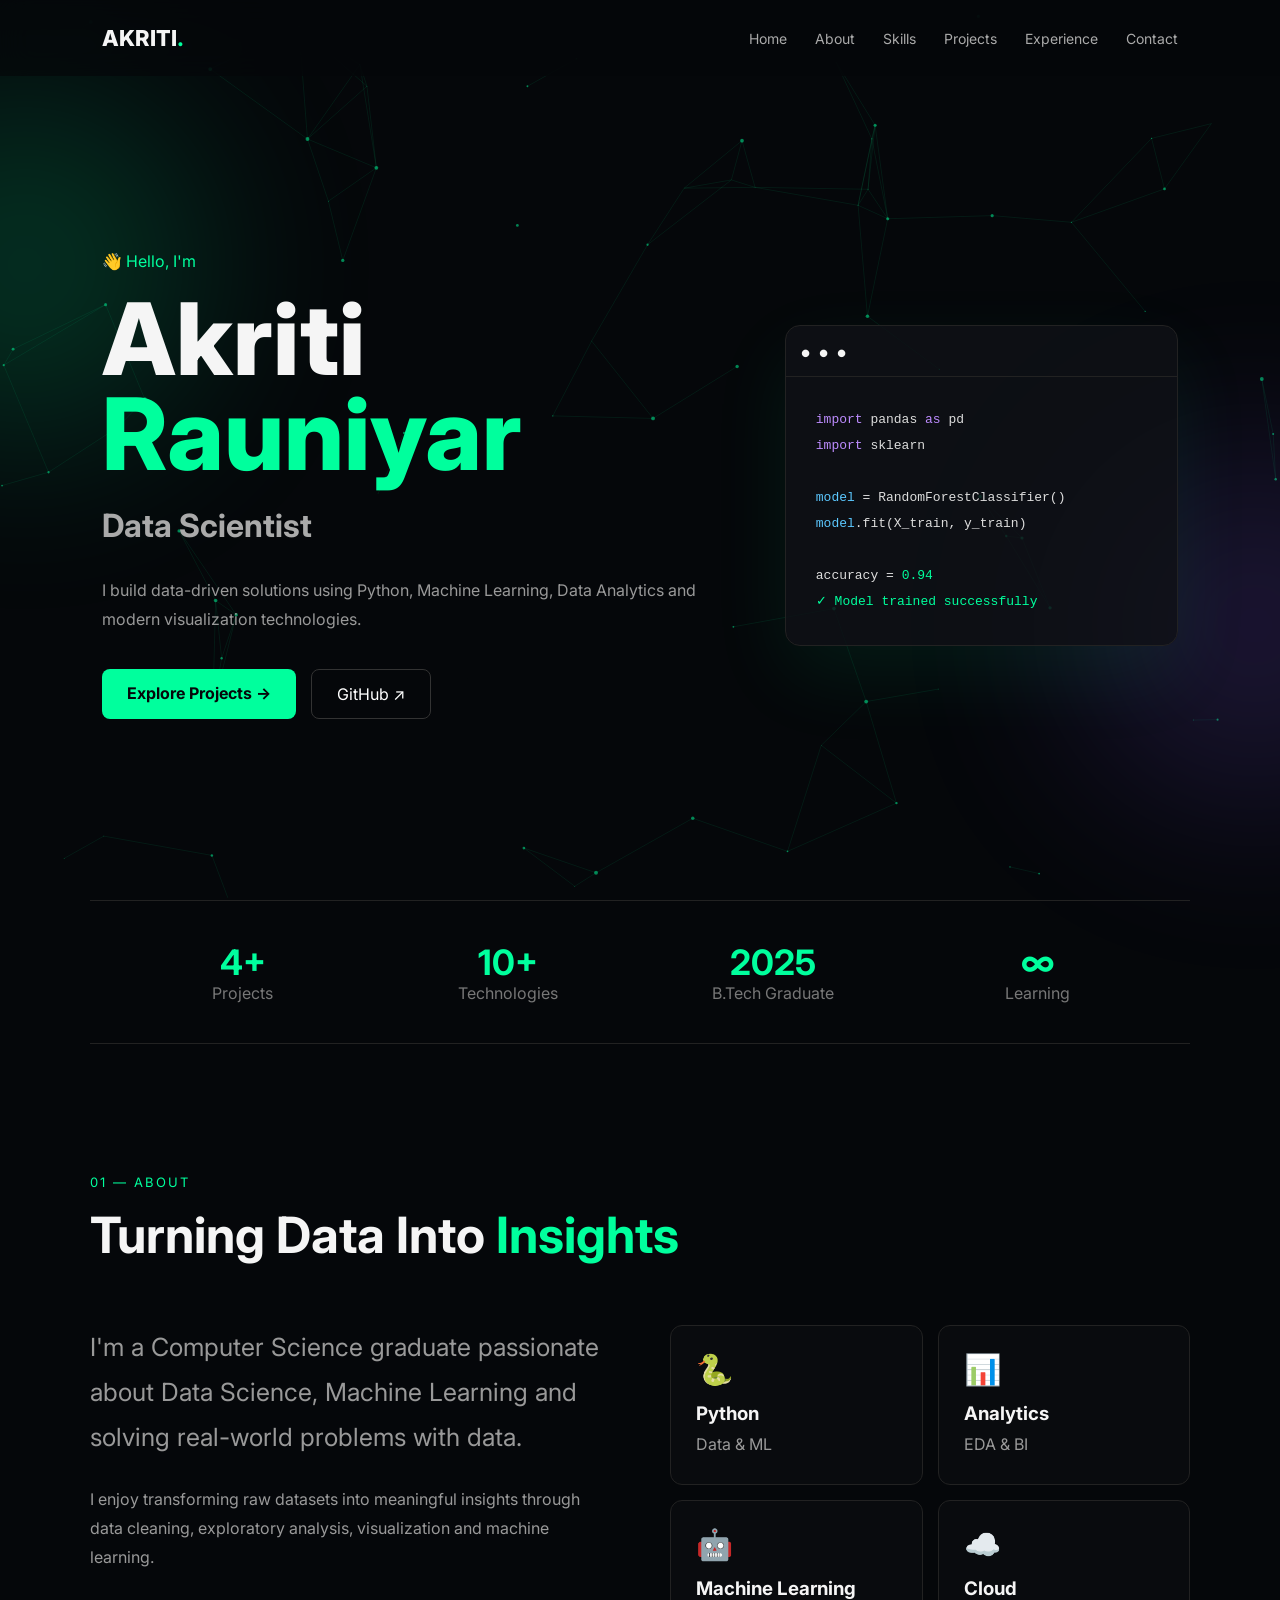
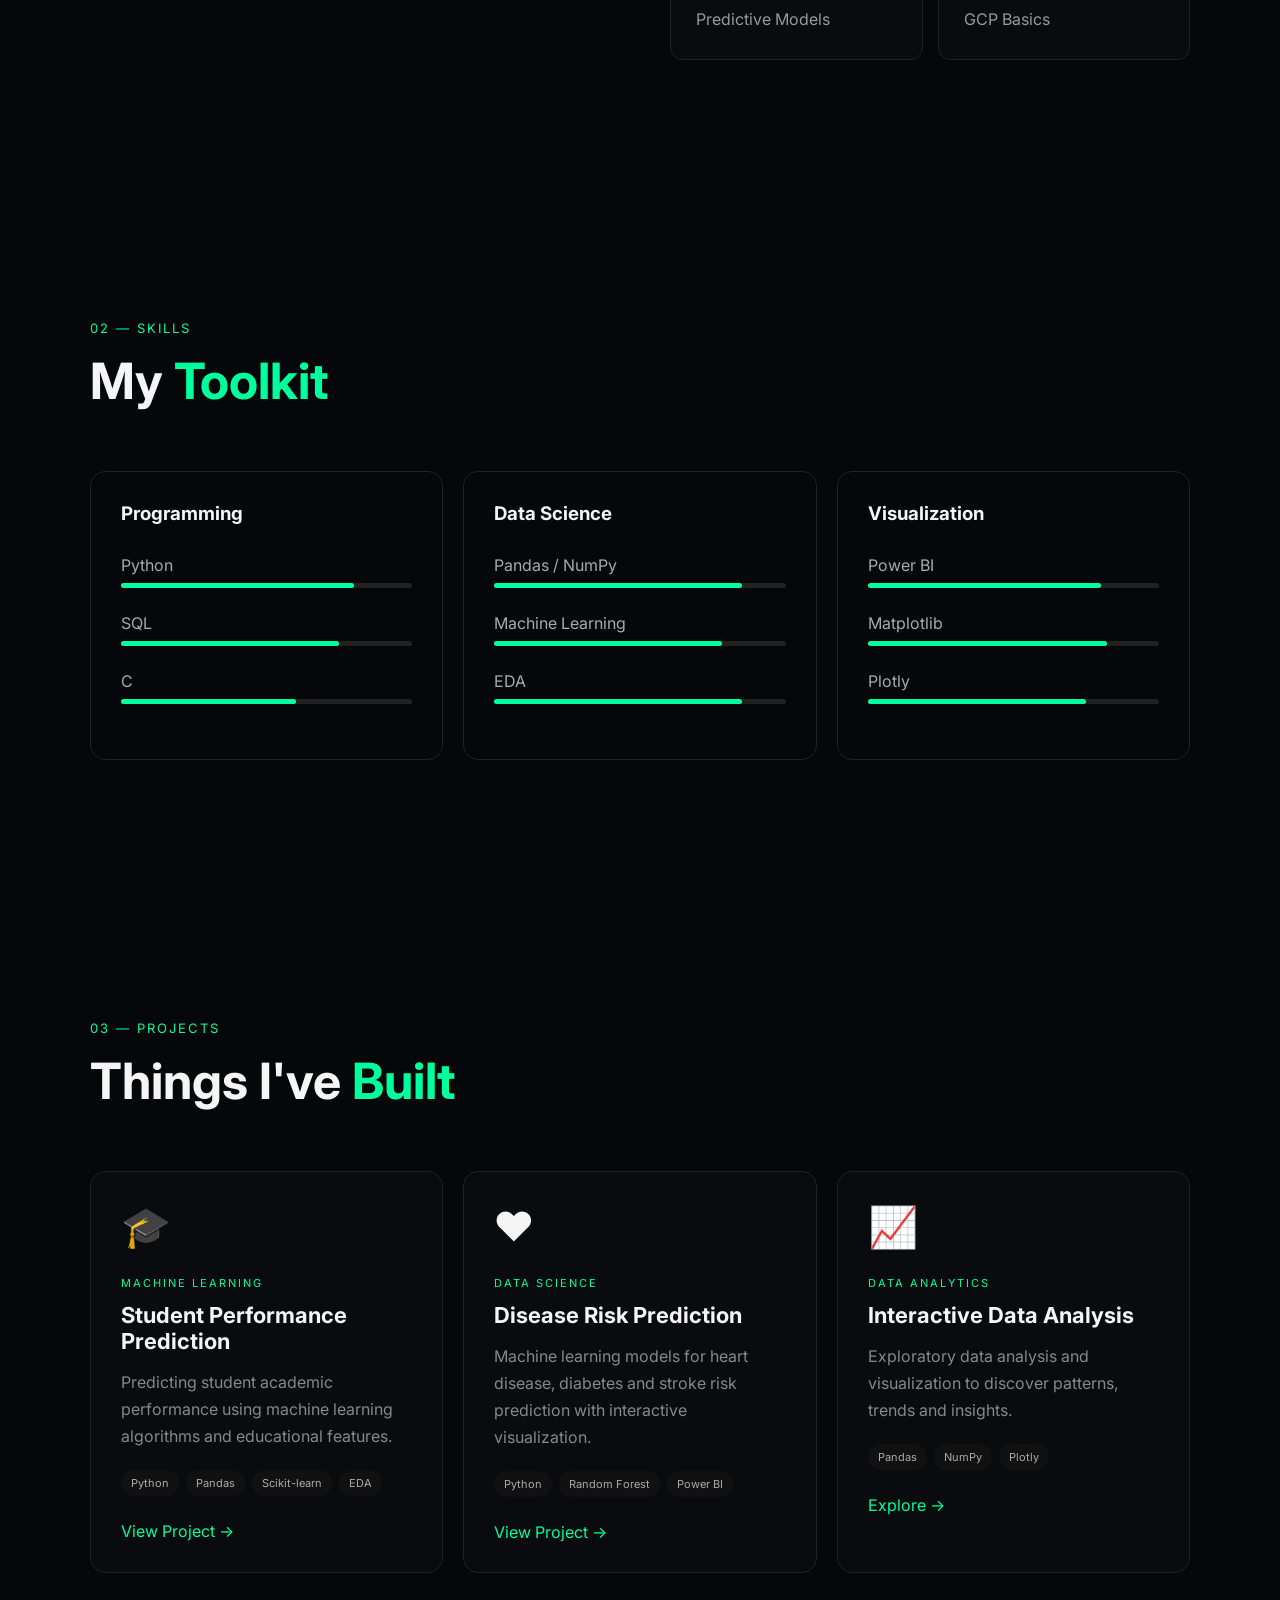
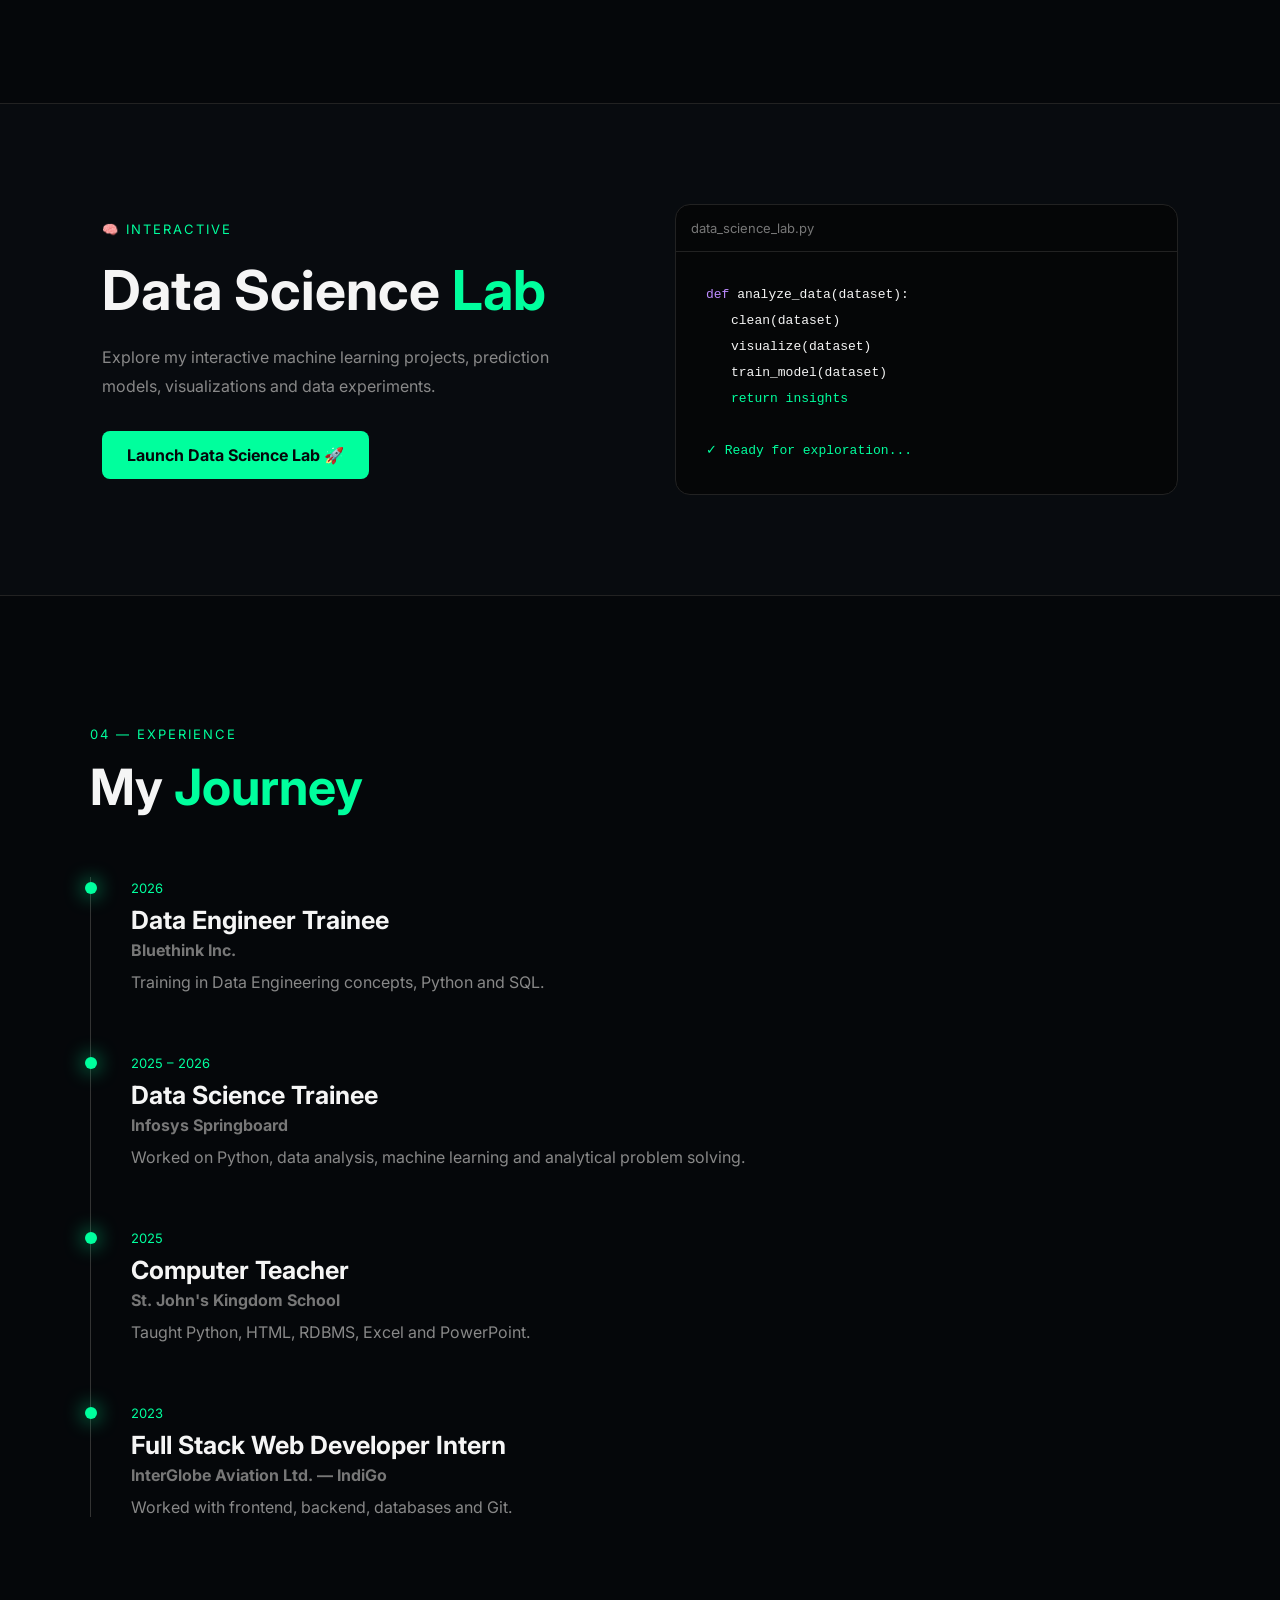
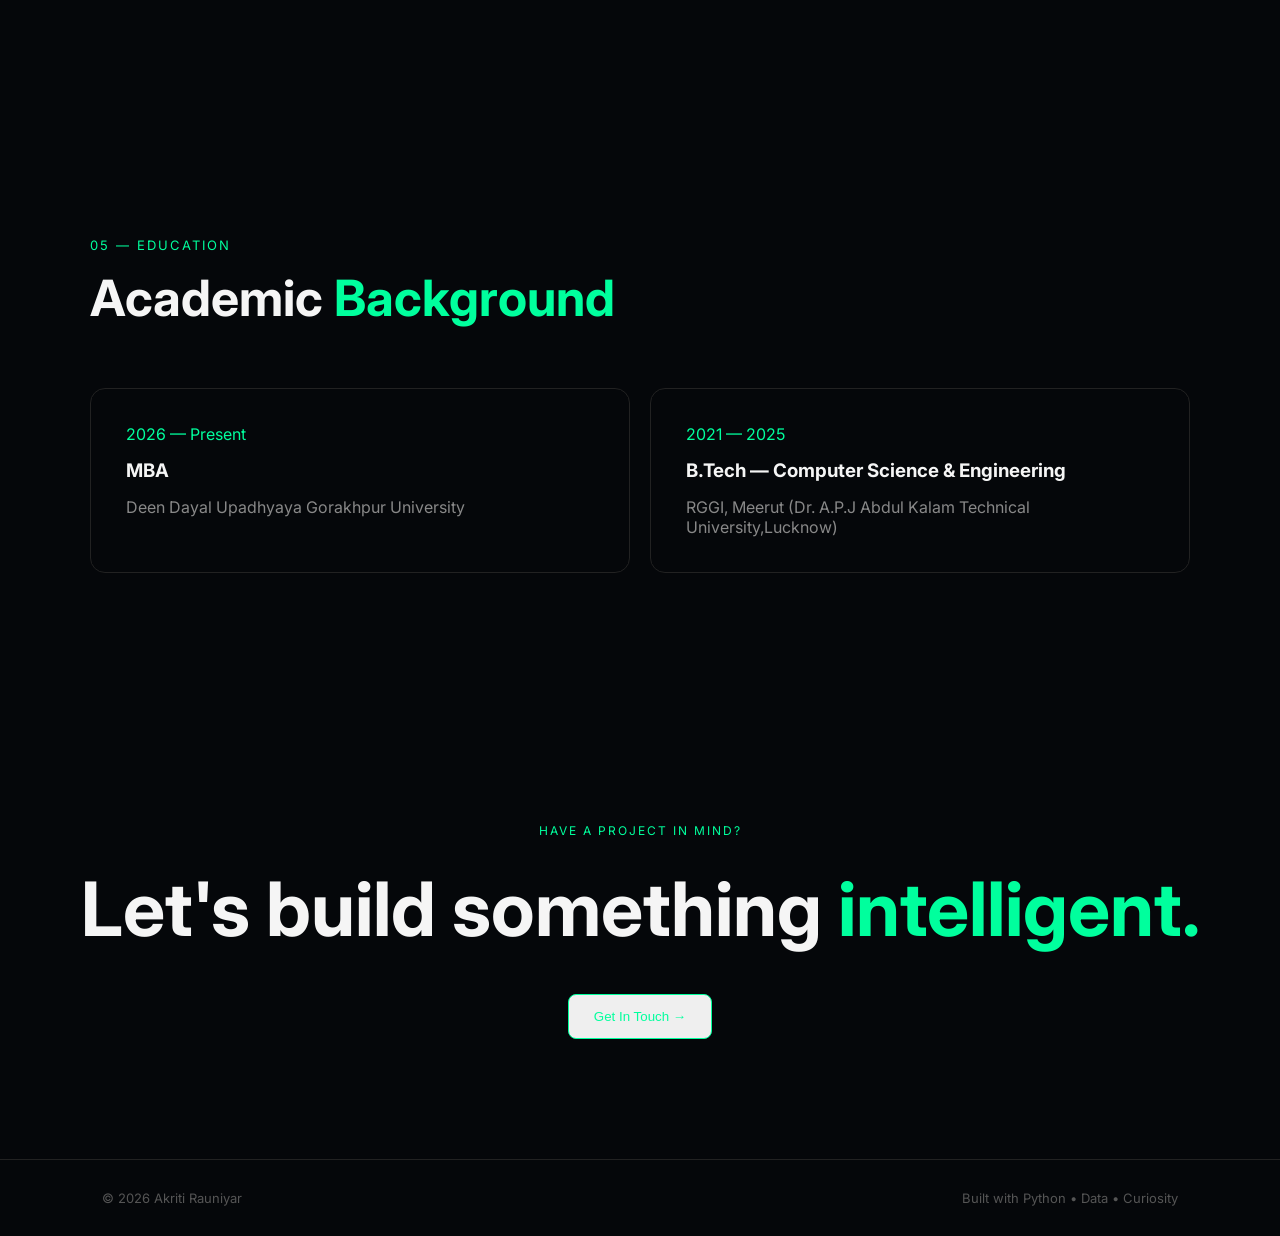
<file: akriti-portfolio/frontend/index.html>
<!DOCTYPE html>
<html lang="en">

<head>
    <meta charset="UTF-8">
    <meta name="viewport" content="width=device-width, initial-scale=1.0">

    <title>Akriti Rauniyar | Data Scientist</title>

    <link rel="stylesheet" href="style.css">

    <link rel="preconnect" href="https://fonts.googleapis.com">
    <link rel="preconnect" href="https://fonts.gstatic.com" crossorigin>

    <link href="https://fonts.googleapis.com/css2?family=Inter:wght@300;400;500;600;700;800&display=swap"
          rel="stylesheet">
</head>

<body>

<!-- Background -->
<canvas id="particles"></canvas>

<div class="orb orb1"></div>
<div class="orb orb2"></div>

<!-- NAVBAR -->

<nav class="navbar">

    <div class="logo">
        AKRITI<span>.</span>
    </div>

    <div class="nav-links">
        <a href="#home">Home</a>
        <a href="#about">About</a>
        <a href="#skills">Skills</a>
        <a href="#projects">Projects</a>
        <a href="#experience">Experience</a>
        <a href="#contact">Contact</a>
    </div>

</nav>


<!-- HERO -->

<section id="home" class="hero">

    <div class="hero-content">

        <p class="intro">
            👋 Hello, I'm
        </p>

        <h1>
            Akriti <span>Rauniyar</span>
        </h1>

        <h2>
            <span id="typing"></span>
        </h2>

        <p class="hero-text">
            I build data-driven solutions using Python, Machine Learning,
            Data Analytics and modern visualization technologies.
        </p>

        <div class="hero-buttons">

            <a href="#projects" class="btn primary">
                Explore Projects →
            </a>

            <a href="https://github.com/akritirauniyar"
               target="_blank"
               class="btn secondary">
                GitHub ↗
            </a>

        </div>

    </div>


    <!-- DATA CARD -->

    <div class="hero-card">

        <div class="card-top">
            <span>●</span>
            <span>●</span>
            <span>●</span>
        </div>

        <div class="code">

            <p><span class="purple">import</span> pandas <span class="purple">as</span> pd</p>

            <p><span class="purple">import</span> sklearn</p>

            <br>

            <p>
                <span class="blue">model</span> =
                RandomForestClassifier()
            </p>

            <p>
                <span class="blue">model</span>.fit(X_train, y_train)
            </p>

            <br>

            <p>
                accuracy =
                <span class="green">0.94</span>
            </p>

            <p class="success">
                ✓ Model trained successfully
            </p>

        </div>

    </div>

</section>


<!-- STATS -->

<section class="stats">

    <div class="stat">
        <h3>4+</h3>
        <p>Projects</p>
    </div>

    <div class="stat">
        <h3>10+</h3>
        <p>Technologies</p>
    </div>

    <div class="stat">
        <h3>2025</h3>
        <p>B.Tech Graduate</p>
    </div>

    <div class="stat">
        <h3>∞</h3>
        <p>Learning</p>
    </div>

</section>


<!-- ABOUT -->

<section id="about" class="section reveal">

    <div class="section-title">
        <p>01 — ABOUT</p>
        <h2>Turning Data Into <span>Insights</span></h2>
    </div>

    <div class="about-grid">

        <div>

            <p class="big-text">
                I'm a Computer Science graduate passionate about
                Data Science, Machine Learning and solving
                real-world problems with data.
            </p>

            <p>
                I enjoy transforming raw datasets into meaningful
                insights through data cleaning, exploratory analysis,
                visualization and machine learning.
            </p>

        </div>


        <div class="about-card">

            <div class="mini-card">
                <span>🐍</span>
                <h3>Python</h3>
                <p>Data & ML</p>
            </div>

            <div class="mini-card">
                <span>📊</span>
                <h3>Analytics</h3>
                <p>EDA & BI</p>
            </div>

            <div class="mini-card">
                <span>🤖</span>
                <h3>Machine Learning</h3>
                <p>Predictive Models</p>
            </div>

            <div class="mini-card">
                <span>☁️</span>
                <h3>Cloud</h3>
                <p>GCP Basics</p>
            </div>

        </div>

    </div>

</section>


<!-- SKILLS -->

<section id="skills" class="section reveal">

    <div class="section-title">

        <p>02 — SKILLS</p>

        <h2>
            My <span>Toolkit</span>
        </h2>

    </div>


    <div class="skills-grid">

        <div class="skill-card">

            <h3>Programming</h3>

            <div class="skill">
                <span>Python</span>
                <div class="bar">
                    <i style="width:80%"></i>
                </div>
            </div>

            <div class="skill">
                <span>SQL</span>
                <div class="bar">
                    <i style="width:75%"></i>
                </div>
            </div>

            <div class="skill">
                <span>C</span>
                <div class="bar">
                    <i style="width:60%"></i>
                </div>
            </div>

        </div>


        <div class="skill-card">

            <h3>Data Science</h3>

            <div class="skill">
                <span>Pandas / NumPy</span>
                <div class="bar">
                    <i style="width:85%"></i>
                </div>
            </div>

            <div class="skill">
                <span>Machine Learning</span>
                <div class="bar">
                    <i style="width:78%"></i>
                </div>
            </div>

            <div class="skill">
                <span>EDA</span>
                <div class="bar">
                    <i style="width:85%"></i>
                </div>
            </div>

        </div>


        <div class="skill-card">

            <h3>Visualization</h3>

            <div class="skill">
                <span>Power BI</span>
                <div class="bar">
                    <i style="width:80%"></i>
                </div>
            </div>

            <div class="skill">
                <span>Matplotlib</span>
                <div class="bar">
                    <i style="width:82%"></i>
                </div>
            </div>

            <div class="skill">
                <span>Plotly</span>
                <div class="bar">
                    <i style="width:75%"></i>
                </div>
            </div>

        </div>

    </div>

</section>


<!-- PROJECTS -->

<section id="projects" class="section reveal">

    <div class="section-title">

        <p>03 — PROJECTS</p>

        <h2>
            Things I've <span>Built</span>
        </h2>

    </div>


    <div class="projects-grid">


        <div class="project-card">

            <div class="project-icon">
                🎓
            </div>

            <p class="project-type">
                MACHINE LEARNING
            </p>

            <h3>
                Student Performance Prediction
            </h3>

            <p>
                Predicting student academic performance using
                machine learning algorithms and educational
                features.
            </p>

            <div class="tags">
                <span>Python</span>
                <span>Pandas</span>
                <span>Scikit-learn</span>
                <span>EDA</span>
            </div>

            <a href="#lab" class="project-link">
                View Project →
            </a>

        </div>


        <div class="project-card">

            <div class="project-icon">
                ❤️
            </div>

            <p class="project-type">
                DATA SCIENCE
            </p>

            <h3>
                Disease Risk Prediction
            </h3>

            <p>
                Machine learning models for heart disease,
                diabetes and stroke risk prediction with
                interactive visualization.
            </p>

            <div class="tags">
                <span>Python</span>
                <span>Random Forest</span>
                <span>Power BI</span>
            </div>

            <a href="#lab" class="project-link">
                View Project →
            </a>

        </div>


        <div class="project-card">

            <div class="project-icon">
                📈
            </div>

            <p class="project-type">
                DATA ANALYTICS
            </p>

            <h3>
                Interactive Data Analysis
            </h3>

            <p>
                Exploratory data analysis and visualization
                to discover patterns, trends and insights.
            </p>

            <div class="tags">
                <span>Pandas</span>
                <span>NumPy</span>
                <span>Plotly</span>
            </div>

            <a href="#lab" class="project-link">
                Explore →
            </a>

        </div>

    </div>

</section>


<!-- DATA SCIENCE LAB -->

<section id="lab" class="lab-section reveal">

    <div class="lab-content">

        <div>

            <p class="lab-label">
                🧠 INTERACTIVE
            </p>

            <h2>
                Data Science
                <span>Lab</span>
            </h2>

            <p>
                Explore my interactive machine learning projects,
                prediction models, visualizations and data experiments.
            </p>

            <a href="https://akriti-data-science.streamlit.app"
               target="_blank"
               class="lab-button">

                Launch Data Science Lab 🚀

            </a>
            
        </div>


        <div class="terminal">

            <div class="terminal-head">
                data_science_lab.py
            </div>

            <div class="terminal-body">

                <p>
                    <span class="purple">def</span>
                    analyze_data(dataset):
                </p>

                <p class="indent">
                    clean(dataset)
                </p>

                <p class="indent">
                    visualize(dataset)
                </p>

                <p class="indent">
                    train_model(dataset)
                </p>

                <p class="indent green">
                    return insights
                </p>

                <br>

                <p class="green">
                    ✓ Ready for exploration...
                </p>

            </div>

        </div>

    </div>

</section>


<!-- EXPERIENCE -->

<section id="experience" class="section reveal">

    <div class="section-title">

        <p>04 — EXPERIENCE</p>

        <h2>
            My <span>Journey</span>
        </h2>

    </div>
    <div class="timeline">

        <div class="timeline-item">

            <div class="timeline-dot"></div>

            <div class="timeline-content">
                <span>2026</span>
                <h3>
                    Data Engineer Trainee
                </h3>
                <h4>
                    Bluethink Inc.
                </h4>
                <p>
                    Training in Data Engineering concepts,
                    Python and SQL.
                </p>
            </div>
        </div>
        <div class="timeline-item">

            <div class="timeline-dot"></div>

            <div class="timeline-content">

                <span>2025 – 2026</span>
                <h3>
                    Data Science Trainee
                </h3>
                <h4>
                    Infosys Springboard
                </h4>
                <p>
                    Worked on Python, data analysis,
                    machine learning and analytical problem solving.
                </p>
            </div>
        </div>
        <div class="timeline-item">

            <div class="timeline-dot"></div>
            <div class="timeline-content">
                <span>2025</span>
                <h3>
                    Computer Teacher
                </h3>
                <h4>
                    St. John's Kingdom School
                </h4>
                <p>
                    Taught Python, HTML, RDBMS, Excel and PowerPoint.
                </p>
            </div>
        </div>

        <div class="timeline-item">

            <div class="timeline-dot"></div>
            <div class="timeline-content">
                <span>2023</span>
                <h3>
                    Full Stack Web Developer Intern
                </h3>
                <h4>
                    InterGlobe Aviation Ltd. — IndiGo
                </h4>
                <p>
                    Worked with frontend, backend,
                    databases and Git.
                </p>
            </div>
        </div>
    </div>
</section>


<!-- EDUCATION -->

<section class="section reveal">
    <div class="section-title">
        <p>05 — EDUCATION</p>
        <h2>
            Academic <span>Background</span>
        </h2>
    </div>
    <div class="education-card">
        <div>
            <span>2026 — Present</span>
            <h3>
                MBA
            </h3>
            <p>
                Deen Dayal Upadhyaya Gorakhpur University
            </p>
        </div>

        <div>
            <span>2021 — 2025</span>
            <h3>
                B.Tech — Computer Science & Engineering
            </h3>
            <p>
                RGGI, Meerut (Dr. A.P.J Abdul Kalam Technical University,Lucknow)
            </p>
        </div>
    </div>
</section>


<!-- CONTACT -->

<section id="contact" class="contact-section reveal">

    <p>HAVE A PROJECT IN MIND?</p>

    <h2>
        Let's build something
        <span>intelligent.</span>
    </h2>

    <button class="contact-button" onclick="openContact()">
        Get In Touch →
    </button>

</section>


<!-- Contact Popup -->
<div id="contactModal" class="contact-modal">

    <div class="contact-box">

        <button class="close-btn" onclick="closeContact()">×</button>

        <h2>Let's Connect</h2>

        <p>Choose where you'd like to connect with me.</p>

        <div class="contact-links">

            <!-- LinkedIn -->
            <a href="https://www.linkedin.com/" target="_blank">
                💼 LinkedIn
            </a>

            <!-- GitHub -->
            <a href="https://github.com/akritirauniyar" target="_blank">
                🐙 GitHub
            </a>

            <!-- Twitter / X -->
            <a href="https://twitter.com/" target="_blank">
                𝕏 Twitter / X
            </a>

            <!-- Email -->
            <a href="mailto:akritirauniyar26@gmail.com">
                ✉️ Email
            </a>

        </div>

    </div>

</div>

<footer>

    <p>
        © 2026 Akriti Rauniyar
    </p>

    <p>
        Built with Python • Data • Curiosity
    </p>

</footer>


<script src="script.js"></script>

</body>
</html>
</file>
<file: akriti-portfolio/frontend/style.css>
* {
    margin: 0;
    padding: 0;
    box-sizing: border-box;
}

html {
    scroll-behavior: smooth;
}

body {
    font-family: "Inter", sans-serif;
    background: #05070a;
    color: #f5f5f5;
    overflow-x: hidden;
}

#particles {
    position: fixed;
    inset: 0;
    z-index: -3;
}

.orb {
    position: fixed;
    width: 350px;
    height: 350px;
    border-radius: 50%;
    filter: blur(100px);
    opacity: .18;
    z-index: -2;
}

.orb1 {
    background: #00ff9d;
    top: 10%;
    left: -150px;
}

.orb2 {
    background: #8a5cff;
    right: -150px;
    top: 50%;
}


/* NAVBAR */

.navbar {
    position: fixed;
    top: 0;
    width: 100%;
    padding: 25px 8%;
    display: flex;
    justify-content: space-between;
    align-items: center;
    z-index: 100;
    backdrop-filter: blur(15px);
    background: rgba(5, 7, 10, .65);
}

.logo {
    font-weight: 800;
    font-size: 22px;
}

.logo span {
    color: #00ff9d;
}

.nav-links {
    display: flex;
    gap: 28px;
}

.nav-links a {
    color: #aaa;
    text-decoration: none;
    font-size: 14px;
    transition: .3s;
}

.nav-links a:hover {
    color: #00ff9d;
}


/* HERO */

.hero {
    min-height: 100vh;
    padding: 150px 8% 80px;
    display: flex;
    justify-content: space-between;
    align-items: center;
    gap: 70px;
}

.hero-content {
    max-width: 700px;
}

.intro {
    color: #00ff9d;
    margin-bottom: 20px;
}

.hero h1 {
    font-size: clamp(55px, 8vw, 100px);
    line-height: .95;
    font-weight: 800;
}

.hero h1 span {
    color: #00ff9d;
}

.hero h2 {
    margin-top: 25px;
    font-size: 32px;
    color: #aaa;
    min-height: 45px;
}

.hero-text {
    margin-top: 25px;
    max-width: 600px;
    line-height: 1.8;
    color: #999;
}

.hero-buttons {
    margin-top: 35px;
    display: flex;
    gap: 15px;
}

.btn,
.lab-button,
.contact-button {
    display: inline-block;
    padding: 14px 25px;
    border-radius: 8px;
    text-decoration: none;
    transition: .3s;
}

.primary,
.lab-button {
    background: #00ff9d;
    color: #05070a;
    font-weight: 700;
}

.secondary {
    border: 1px solid #333;
    color: white;
}

.btn:hover,
.lab-button:hover,
.contact-button:hover {
    transform: translateY(-4px);
}


/* CODE CARD */

.hero-card {
    width: 450px;
    border: 1px solid #222;
    border-radius: 15px;
    background: rgba(15, 18, 23, .8);
    box-shadow: 0 30px 80px rgba(0, 255, 157, .08);
    overflow: hidden;
    animation: float 5s ease-in-out infinite;
}

@keyframes float {

    0%,100% {
        transform: translateY(0);
    }

    50% {
        transform: translateY(-15px);
    }

}

.card-top {
    padding: 15px;
    border-bottom: 1px solid #222;
}

.card-top span {
    font-size: 10px;
    margin-right: 5px;
}

.code {
    padding: 30px;
    line-height: 2;
    font-family: monospace;
    color: #ddd;
}

.purple {
    color: #bd8cff;
}

.blue {
    color: #5cc8ff;
}

.green,
.success {
    color: #00ff9d;
}


/* STATS */

.stats {
    display: grid;
    grid-template-columns: repeat(4,1fr);
    max-width: 1100px;
    margin: auto;
    padding: 40px 20px;
    border-top: 1px solid #222;
    border-bottom: 1px solid #222;
}

.stat {
    text-align: center;
}

.stat h3 {
    font-size: 35px;
    color: #00ff9d;
}

.stat p {
    color: #777;
}


/* SECTIONS */

.section {
    max-width: 1150px;
    margin: auto;
    padding: 130px 25px;
}

.section-title p,
.lab-label {
    color: #00ff9d;
    font-size: 13px;
    letter-spacing: 2px;
}

.section-title h2 {
    font-size: 50px;
    margin-top: 15px;
}

.section-title h2 span,
.lab-content h2 span,
.contact-section h2 span {
    color: #00ff9d;
}


/* ABOUT */

.about-grid {
    display: grid;
    grid-template-columns: 1fr 1fr;
    gap: 60px;
    margin-top: 60px;
}

.big-text {
    font-size: 25px;
    line-height: 1.5;
    margin-bottom: 25px;
}

.about-grid p {
    color: #999;
    line-height: 1.8;
}

.about-card {
    display: grid;
    grid-template-columns: 1fr 1fr;
    gap: 15px;
}

.mini-card {
    padding: 25px;
    border: 1px solid #222;
    border-radius: 12px;
    background: rgba(255,255,255,.02);
    transition: .3s;
}

.mini-card:hover {
    transform: translateY(-8px);
    border-color: #00ff9d;
}

.mini-card span {
    font-size: 30px;
}

.mini-card h3 {
    margin-top: 15px;
}

.mini-card p {
    margin-top: 5px;
}


/* SKILLS */

.skills-grid {
    display: grid;
    grid-template-columns: repeat(3,1fr);
    gap: 20px;
    margin-top: 60px;
}

.skill-card {
    padding: 30px;
    border: 1px solid #222;
    border-radius: 15px;
}

.skill-card h3 {
    margin-bottom: 30px;
}

.skill {
    margin-bottom: 25px;
}

.skill span {
    display: block;
    margin-bottom: 8px;
    color: #aaa;
}

.bar {
    height: 5px;
    background: #222;
    border-radius: 10px;
}

.bar i {
    display: block;
    height: 100%;
    background: #00ff9d;
    border-radius: 10px;
}


/* PROJECTS */

.projects-grid {
    display: grid;
    grid-template-columns: repeat(3,1fr);
    gap: 20px;
    margin-top: 60px;
}

.project-card {
    padding: 30px;
    border: 1px solid #222;
    border-radius: 15px;
    background: rgba(255,255,255,.02);
    transition: .4s;
}

.project-card:hover {
    transform: translateY(-10px);
    border-color: #00ff9d;
}

.project-icon {
    font-size: 40px;
}

.project-type {
    margin-top: 25px;
    color: #00ff9d;
    font-size: 11px;
    letter-spacing: 2px;
}

.project-card h3 {
    margin-top: 12px;
    font-size: 22px;
}

.project-card p:not(.project-type) {
    color: #888;
    line-height: 1.7;
    margin-top: 15px;
}

.tags {
    display: flex;
    flex-wrap: wrap;
    gap: 7px;
    margin-top: 20px;
}

.tags span {
    padding: 6px 10px;
    border-radius: 20px;
    background: #111;
    font-size: 11px;
    color: #aaa;
}

.project-link {
    display: inline-block;
    margin-top: 25px;
    color: #00ff9d;
    text-decoration: none;
}


/* LAB */

.lab-section {
    padding: 100px 8%;
    background: #080b0f;
    border-top: 1px solid #222;
    border-bottom: 1px solid #222;
}

.lab-content {
    max-width: 1150px;
    margin: auto;
    display: grid;
    grid-template-columns: 1fr 1fr;
    gap: 70px;
    align-items: center;
}

.lab-content h2 {
    font-size: 55px;
    margin: 20px 0;
}

.lab-content > div > p:not(.lab-label) {
    color: #888;
    line-height: 1.8;
    margin-bottom: 30px;
}

.terminal {
    border: 1px solid #222;
    border-radius: 15px;
    overflow: hidden;
    background: #050607;
}

.terminal-head {
    padding: 15px;
    border-bottom: 1px solid #222;
    color: #777;
    font-size: 13px;
}

.terminal-body {
    padding: 30px;
    font-family: monospace;
    line-height: 2;
}

.indent {
    padding-left: 25px;
}


/* EXPERIENCE */

.timeline {
    margin-top: 60px;
    border-left: 1px solid #333;
    padding-left: 40px;
}

.timeline-item {
    position: relative;
    margin-bottom: 60px;
}

.timeline-dot {
    position: absolute;
    left: -46px;
    top: 5px;
    width: 12px;
    height: 12px;
    border-radius: 50%;
    background: #00ff9d;
    box-shadow: 0 0 20px #00ff9d;
}

.timeline-content span {
    color: #00ff9d;
    font-size: 13px;
}

.timeline-content h3 {
    margin-top: 8px;
    font-size: 25px;
}

.timeline-content h4 {
    color: #777;
    margin-top: 5px;
}

.timeline-content p {
    color: #888;
    margin-top: 12px;
}


/* EDUCATION */

.education-card {
    margin-top: 60px;
    display: grid;
    grid-template-columns: 1fr 1fr;
    gap: 20px;
}

.education-card > div {
    padding: 35px;
    border: 1px solid #222;
    border-radius: 15px;
}

.education-card span {
    color: #00ff9d;
}

.education-card h3 {
    margin: 15px 0;
}

.education-card p {
    color: #888;
}

.education-card strong {
    display: block;
    margin-top: 20px;
    font-size: 25px;
}


/* CONTACT */

.contact-section {
    text-align: center;
    padding: 120px 20px;
}

.contact-section > p {
    color: #00ff9d;
    letter-spacing: 2px;
    font-size: 12px;
}

.contact-section h2 {
    font-size: clamp(40px,6vw,75px);
    margin: 25px 0 40px;
}

.contact-button {
    border: 1px solid #00ff9d;
    color: #00ff9d;
}

/* =========================
   CONTACT POPUP
========================= */

.contact-modal {
    display: none;

    position: fixed;
    inset: 0;

    z-index: 9999;

    justify-content: center;
    align-items: center;

    background: rgba(0, 0, 0, 0.75);

    backdrop-filter: blur(8px);
}

.contact-box {
    position: relative;

    width: 90%;
    max-width: 420px;

    padding: 35px;

    border-radius: 20px;

    background: #111827;

    border: 1px solid rgba(255, 255, 255, 0.15);

    text-align: center;

    box-shadow: 0 20px 60px rgba(0, 0, 0, 0.5);

    animation: popup 0.3s ease;
}

.contact-box h2 {
    margin-bottom: 10px;
}

.contact-box p {
    color: #9ca3af;
    margin-bottom: 25px;
}

.close-btn {
    position: absolute;

    top: 10px;
    right: 18px;

    border: none;

    background: transparent;

    color: white;

    font-size: 30px;

    cursor: pointer;
}

.contact-links {
    display: flex;

    flex-direction: column;

    gap: 12px;
}

.contact-links a {
    display: block;

    padding: 13px 18px;

    border-radius: 10px;

    text-decoration: none;

    color: white;

    background: rgba(255, 255, 255, 0.08);

    transition: 0.3s ease;
}

.contact-links a:hover {
    transform: translateY(-3px);

    background: rgba(255, 255, 255, 0.16);
}

@keyframes popup {

    from {
        opacity: 0;
        transform: scale(0.85);
    }

    to {
        opacity: 1;
        transform: scale(1);
    }

}

/* FOOTER */

footer {
    padding: 30px 8%;
    border-top: 1px solid #222;
    display: flex;
    justify-content: space-between;
    color: #555;
    font-size: 13px;
}


/* SCROLL ANIMATION */

.reveal {
    opacity: 0;
    transform: translateY(40px);
    transition: 1s;
}

.reveal.active {
    opacity: 1;
    transform: translateY(0);
}


/* MOBILE */

@media(max-width:900px) {

    .nav-links {
        display: none;
    }

    .hero {
        flex-direction: column;
        text-align: center;
        padding-top: 140px;
    }

    .hero-buttons {
        justify-content: center;
    }

    .hero-card {
        width: 100%;
    }

    .stats {
        grid-template-columns: repeat(2,1fr);
        gap: 30px;
    }

    .about-grid,
    .lab-content,
    .education-card {
        grid-template-columns: 1fr;
    }

    .skills-grid,
    .projects-grid {
        grid-template-columns: 1fr;
    }

    .section-title h2 {
        font-size: 38px;
    }

    footer {
        flex-direction: column;
        gap: 10px;
    }

}
</file>
